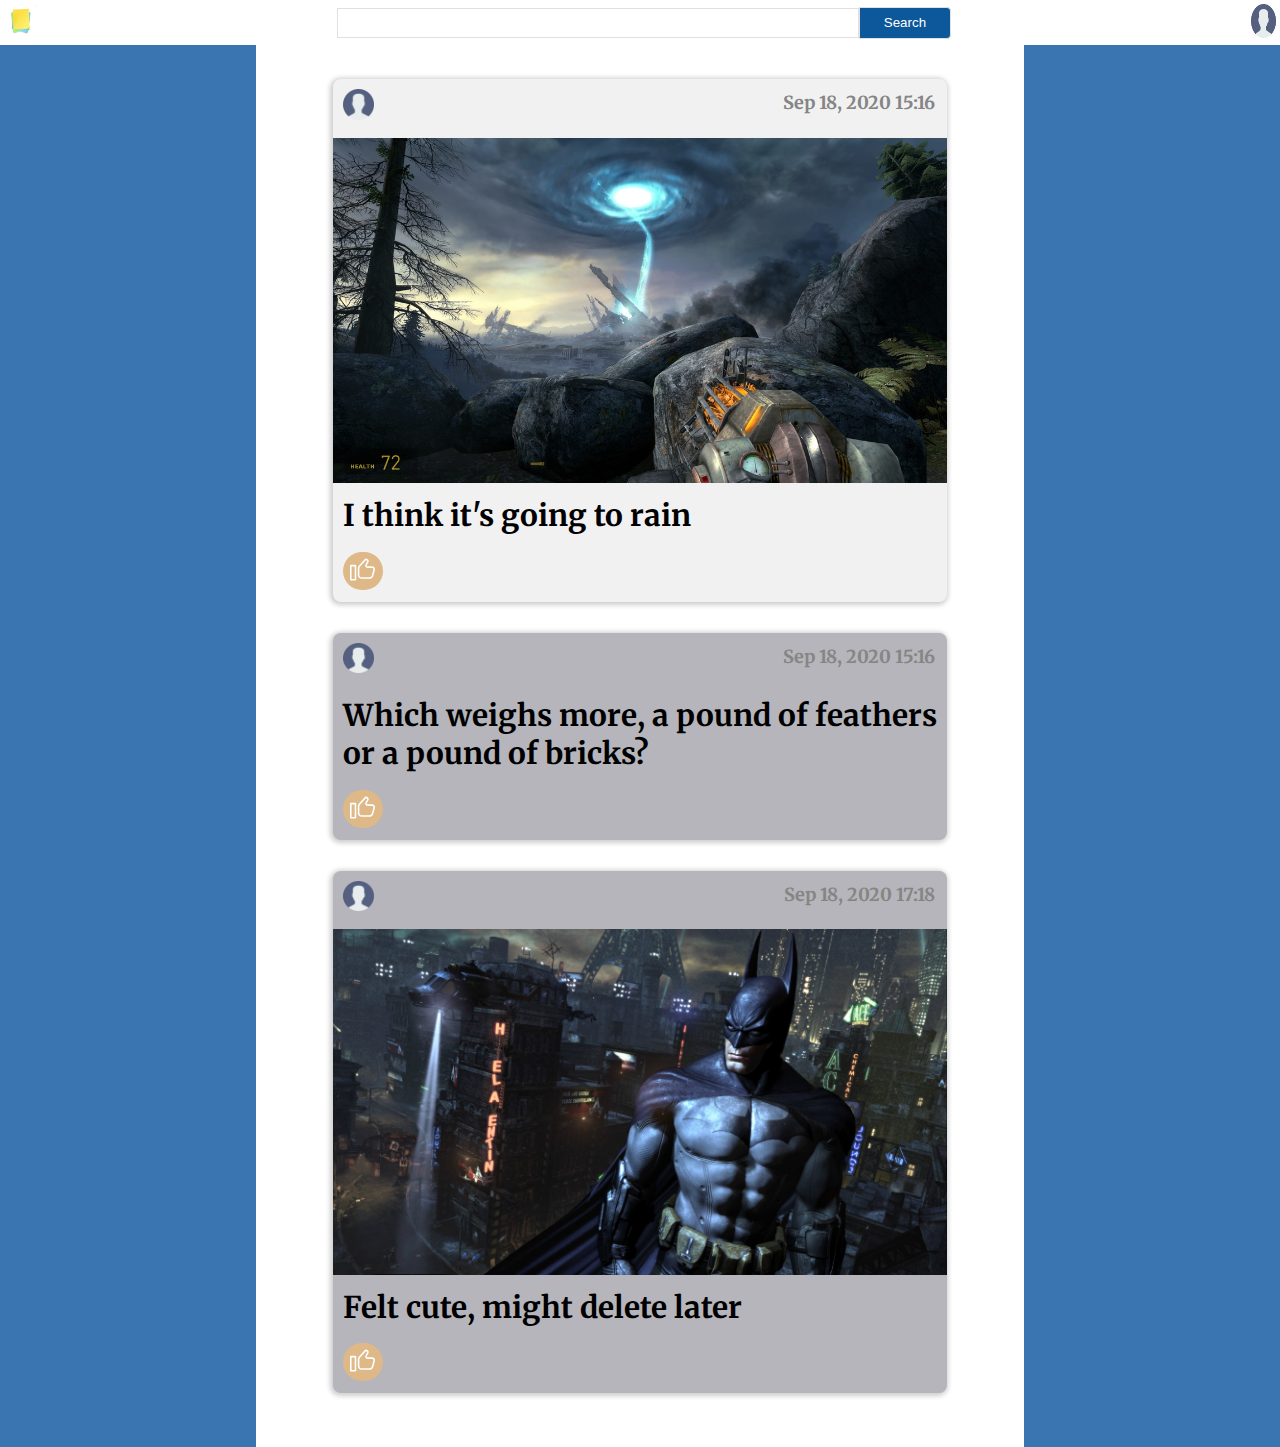
<file: index.html>
<!DOCTYPE html>
<html lang="en">
<head>
    <meta charset="UTF-8">
    <meta name="viewport" content="width=device-width, initial-scale=1.0">
    <link rel="stylesheet" href="res/css/style.css">
    <link rel="stylesheet" href="res/css/index.css">
    <link href="https://fonts.googleapis.com/css2?family=Merriweather:wght@300&display=swap" rel="stylesheet">
    <title>Index</title>
</head>
<body>

    <header>
        <div class="logo">
            <img class="sticky_logo" src="res/images/sticky.jpg" alt="Sticky note logo">
        </div>
        <div class="search-container">
            <input type="text"><button class="button">Search</button>
        </div>
        <div class="user_picture_div">
            <img class="picture" src="res/images/user.png" alt="Default user picture">
        </div>
    </header>
    
    <div class="content">
        <div class="flex-container">
            
            <div class="post">
                <div class="post_header">
                    <div class="user_picture_div">
                        <img class="picture" src="res/images/user.png" alt="Default user picture">
                    </div>
                    <div class="date">
                        <dateText>Sep 18, 2020 15:16</dateText>
                    </div>
                </div>
                <div class="picture_div">
                    <img class="picture" src="res/images/hl2.jpg" alt="Half-Life 2">
                </div>
                <div class="text">
                    <postText>I think it's going to rain</postText>
                </div>
                <div class="like_button">
                    <img class="like_button_pic" src="res/images/like.svg" alt="Like button">
                </div>
            </div>
            
            <div class="post">
                <div class="post_header">
                    <div class="user_picture_div">
                        <img class="picture" src="res/images/user.png" alt="Default user picture">
                    </div>
                    <div class="date">
                        <dateText>Sep 18, 2020 15:16</dateText>
                    </div>
                </div>
                <div class="text">
                    <postText>Which weighs more, a pound of feathers or a pound of bricks?</postText>
                </div>
                <div class="like_button">
                    <img class="like_button_pic" src="res/images/like.svg" alt="Like button">
                </div>
            </div>
            
            <div class="post">
                <div class="post_header">
                    <div class="user_picture_div">
                        <img class="picture" src="res/images/user.png" alt="Default user picture">
                    </div>
                    <div class="date">
                        <dateText>Sep 18, 2020 17:18</dateText>
                    </div>
                </div>
                <div class="picture_div">
                    <img class="picture" src="res/images/nananananananananananananananana.jpg" alt="Half-Life 2">
                </div>
                <div class="text">
                    <postText>Felt cute, might delete later</postText>
                </div>
                <div class="like_button">
                    <img class="like_button_pic" src="res/images/like.svg" alt="Like button">
                </div>
            </div>

        </div>
    </div>
</body>
</html>
</file>
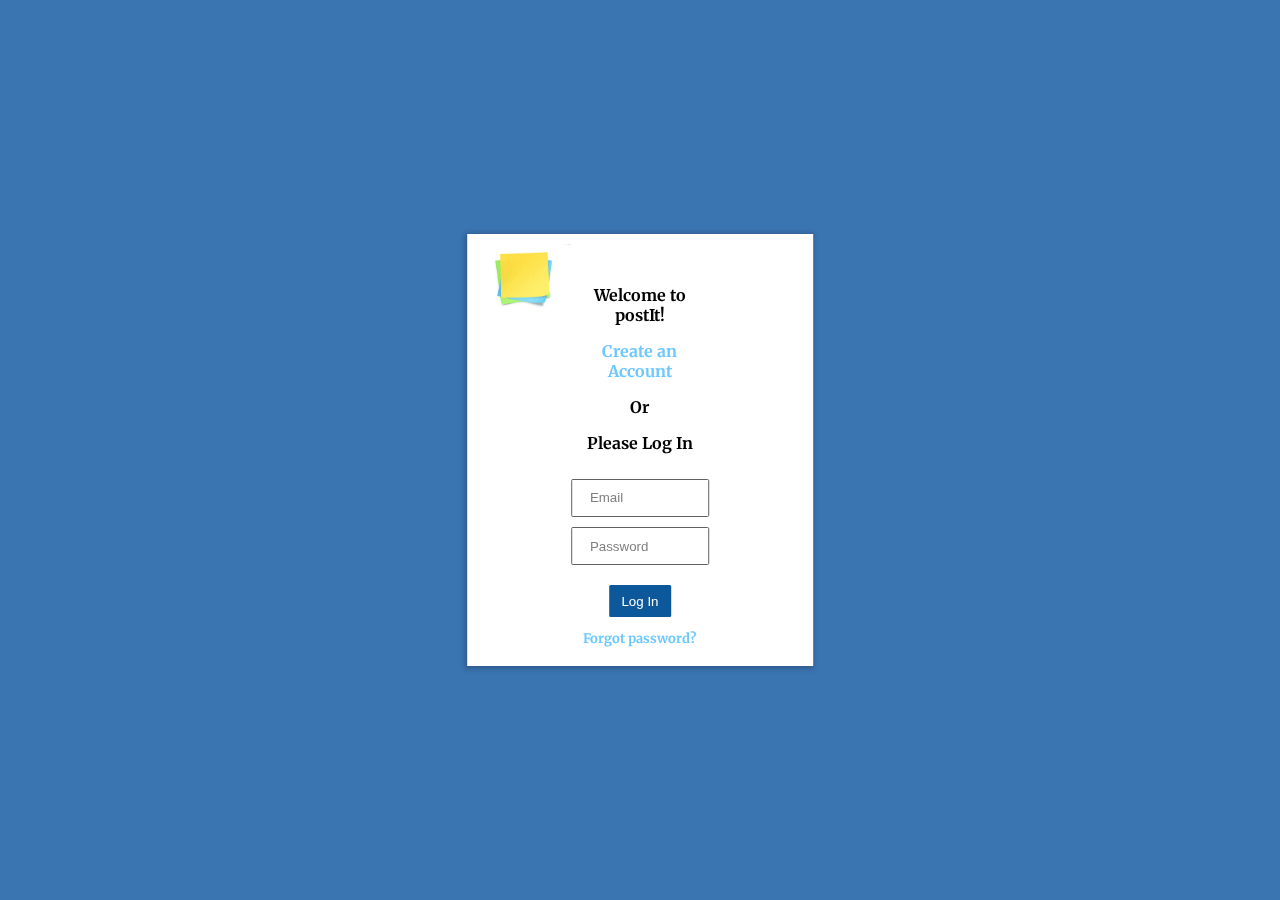
<file: login.html>
<!DOCTYPE html>
<html lang="en">
<head>
    <meta charset="UTF-8">
    <meta name="viewport" content="width=device-width, initial-scale=1.0">
    <link rel="stylesheet" href="res/css/style.css">
    <link rel="stylesheet" href="res/css/login.css">
    <link href="https://fonts.googleapis.com/css2?family=Merriweather:wght@300&display=swap" rel="stylesheet"> 
    <title>Login</title>
</head>
<body>
    <div class="login-box">
        <div class="left">
            <div class="sticky_picture_div">
                <img class="sticky_picture" src="res/images/sticky.jpg">
            </div>        
        </div>
        <div class="middle">
            <div class="login-text">
                <p class="text-welcome">Welcome to postIt!</p>
                <p class="text-create">Create an Account</p>
                <p class="text-or">Or</p>
                <p class="text-welcome">Please Log In</p>    
            </div>
            <div class="form">
                <form action="index.html">
                    <input class="field" placeholder="Email" type="text" id="email" name="email" value="Email"><br>
                    <input class="field" placeholder="Password" type="text" id="password" name="password" value="Password"><br><br>
                    <input class="button" id="login-button" type="submit" value="Log In"> <!--Use an ID selector-->
                </form>
                <p class="text-forgot">Forgot password?</p>

            </div>
        </div>
    </div>
</body>
</html>
</file>
<file: res/css/style.css>
html, body {
    margin: 0;
    font-family: 'Merriweather', serif;
    font-weight: bold;
    padding: 0;
    background-color: #3a74b1;
    height: 100%;
}

.button {
    background-color: #0d579b;
    color: white;
}
.button:hover {
    background-color: #023964;
}
</file>
<file: res/css/index.css>
header {
    background-color: white;
    position: fixed;
    display: flex;
    flex-direction: row;
    z-index: 1;
    width: 100%;
    height: 5%;
}

header > div.logo {
    margin-top: 0.4%;
    margin-left: 0.4%;
    width: 2.5%;
    height: 70%;
}

.sticky_logo {
    width: 100%;
    height: 100%;
}

header > div.search-container {
    width: 48%;
    margin: auto;
}

div.search-container > input {
    box-sizing: border-box;
    height: 30px;
    width: 85%;
    border: 1px solid #e0e0e0;
}

div.search-container > button {
    box-sizing: border-box;
    border-radius: 0 0.25rem 0.25rem 0;
    height: 32px;
    width: 15%;
    border: 1px solid #e0e0e0;
    cursor: pointer;
}

header div.user_picture_div {
    margin-top: 0.3%;
    margin-right: 0.3%;
    width: 2%;
    height: 75%;
}

.content {
    padding-top: 5%;
    padding-bottom: 3%;
    background-color: rgb(255, 255, 255);
    width: 60%;
    margin: auto;
}

.flex-container {
    display: flex;
    flex-direction: column;
}

.flex-container > div {
    background-color: #f1f1f1;
    width: 80%;
    margin: auto;
    margin-top: 2%;
    margin-bottom: 2%;
    text-align: center;
    font-size: 30px;
}

.post {
    border-radius: 8px;
    -webkit-box-shadow: -1px 1px 5px 2px rgba(0,0,0,0.2);
    -moz-box-shadow: -1px 1px 5px 2px rgba(0,0,0,0.2);
    box-shadow: -1px 1px 5px 2px rgba(0,0,0,0.2);
}

.post:hover {
    -webkit-box-shadow: -2px 2px 6px 3px rgba(0,0,0,0.2);
    -moz-box-shadow: -2px 2px 6px 3px rgba(0,0,0,0.2);
    box-shadow: -2px 2px 6px 3px rgba(0,0,0,0.2);
}

.picture {
    width: 100%;
    height: 100%;
}

 div.post_header div.user_picture_div {
    margin-left: 10px;
    margin-top: 10px;
    width: 5%;
    height: 5%;
}

.user_picture {
    width: 100%;
    height: 100%;
}

div.post_header {
    display: flex;
    flex-direction: row;
    justify-content: space-between;
    padding-bottom: 10px;
}

.text {
    text-align: left;
    padding-left: 10px;
    padding-top: 5px;
    padding-bottom: 5px;
}

datetext {
    margin-top: 12px;
    margin-right: 12px;
    font-size: 60%;
    color: #858585;
}

.like_button {
    margin-top: 2%;
    margin-bottom: 2%;
    margin-left: 10px;

    width: 2.5rem;
    height: 10%;

    background-color: #1d69b9;
    border-radius: 10rem;
}

.like_button_pic {
    filter: invert(100%);
    width: 25px;
    height: 25px;
}

.post + .post {
    background-color: #b5b5bb;
}

.post_header ~ .like_button {
    background-color: burlywood;
}
</file>
<file: res/css/login.css>
html {
    font-family: 'Merriweather', serif;
    font-weight: bold;
    text-align: center;
}

.login-box {
    width: 27%;
    height: 27rem;
    background-color: white;
    position: fixed;
    top: 50%;
    left: 50%;
    transform: translate(-50%, -50%);

    -webkit-box-shadow: -1px 1px 5px 2px rgba(0,0,0,0.2);
    -moz-box-shadow: -1px 1px 5px 2px rgba(0,0,0,0.2);
    box-shadow: -1px 1px 5px 2px rgba(0,0,0,0.2);
    display: flex;
    flex-direction: row;
}

.left {
    width: 30%;
}

.middle {
    margin-top: 10%;
    width: 40%;
}

.sticky_picture_div {
    margin-left: 10px;
    margin-top: 10px;
}

.sticky_picture {
    width: 100%;
    height: 100%;
}
#login-button {
    border-radius: 0.1rem;
    border: 1px;
    height: 2rem;
    width: 45%;
}

.field {
    border-radius: 0.1rem;
    color: gray;
    text-indent: 1rem;
    box-sizing: border-box;
    height: 2.4rem    ;
    width: 100%;
    border: 1px solid #636060;
    margin-top: 10px;
}

.text_welcome {
    font-size: 1px;
}

.text-create {
    color: #6cc8fe;
}

.text-forgot {
    font-size: small;
    color: #6cc8fe;
}

.form {
    text-align: center;
}
</file>
